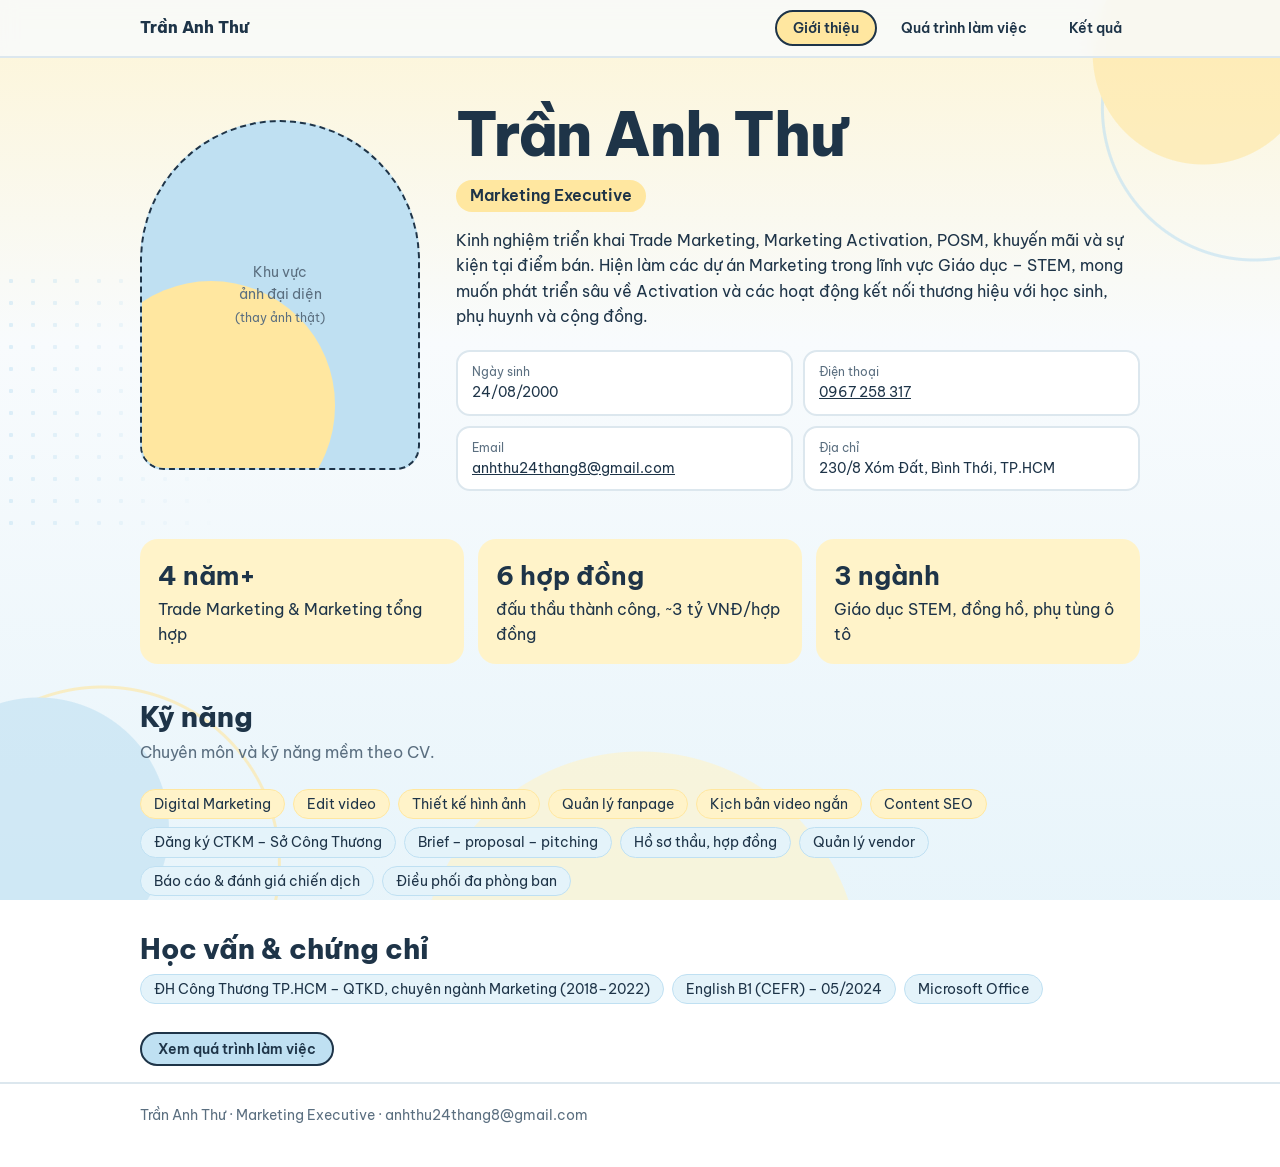
<file: Tra__n_Anh_Thu____Portfolio_Marketing_1f1f7e0e.html>
<!DOCTYPE html>
<html lang="vi">
<head>
<meta charset="utf-8">
<meta name="viewport" content="width=device-width, initial-scale=1, viewport-fit=cover">
<title>Trần Anh Thư – Portfolio Marketing</title>
<link href="https://fonts.googleapis.com/css2?family=Be+Vietnam+Pro:wght@400;500;600;800&display=swap" rel="stylesheet">
<style>
:root{--bg:#F8FBFD;--surf:#FFFFFF;--y:#FFE7A0;--y2:#FFF3C9;--b:#BFE0F2;--b2:#E4F3FA;--ink:#1E3448;--mute:#5B6F80;--line:#DCE7EE;--acc:#2F7FAE;color-scheme:light}
@media (prefers-color-scheme:dark){:root:not([data-theme="light"]){--bg:#17212B;--surf:#1F2C38;--y:#6B5A22;--y2:#2D2B1D;--b:#2F5A73;--b2:#1D3140;--ink:#F3EFDD;--mute:#A9B7C3;--line:#37485A;--acc:#8CCBEA;color-scheme:dark}}
:root[data-theme="dark"]{--bg:#17212B;--surf:#1F2C38;--y:#6B5A22;--y2:#2D2B1D;--b:#2F5A73;--b2:#1D3140;--ink:#F3EFDD;--mute:#A9B7C3;--line:#37485A;--acc:#8CCBEA;color-scheme:dark}
*{box-sizing:border-box}
:root{padding-top:env(safe-area-inset-top,0px);padding-bottom:env(safe-area-inset-bottom,0px)}
html{scroll-padding-top:env(safe-area-inset-top,0px)}
body{margin:0;background:linear-gradient(180deg,color-mix(in srgb,var(--y2) 75%,var(--bg)) 0%,var(--bg) 38%,color-mix(in srgb,var(--b2) 80%,var(--bg)) 100%) fixed;color:var(--ink);font:400 16px/1.6 "Be Vietnam Pro",system-ui,sans-serif}
a{color:inherit}
.wrap{max-width:1040px;margin:0 auto;padding:0 20px}
body::before{content:"";position:fixed;inset:0;z-index:-1;pointer-events:none;opacity:.6;background:radial-gradient(circle at 94% 6%,var(--y) 0 110px,transparent 111px),radial-gradient(circle at 98% 12%,transparent 0 150px,var(--b) 151px 153px,transparent 154px),radial-gradient(circle at 3% 92%,var(--b) 0 130px,transparent 131px),radial-gradient(circle at 8% 96%,transparent 0 175px,var(--y) 176px 178px,transparent 179px),radial-gradient(circle at 50% 108%,var(--y2) 0 220px,transparent 221px)}
body::after{content:"";position:fixed;left:0;top:30%;width:220px;height:260px;z-index:-1;pointer-events:none;opacity:.5;background:radial-gradient(var(--b) 2px,transparent 2.4px) 0 0/22px 22px;-webkit-mask:linear-gradient(90deg,#000,transparent);mask:linear-gradient(90deg,#000,transparent)}
nav{position:sticky;top:env(safe-area-inset-top,0px);z-index:5;background:color-mix(in srgb,var(--bg) 82%,transparent);-webkit-backdrop-filter:blur(8px);backdrop-filter:blur(8px);border-bottom:2px solid var(--line)}
nav .wrap{display:flex;gap:6px;align-items:center;padding-top:10px;padding-bottom:10px;overflow-x:auto}
nav b{margin-right:auto;font-weight:800;white-space:nowrap}
nav button{font:600 14px "Be Vietnam Pro",sans-serif;color:var(--ink);background:transparent;border:2px solid transparent;border-radius:99px;padding:7px 16px;cursor:pointer;white-space:nowrap}
nav button[aria-selected=true]{background:var(--y);border-color:var(--ink)}
button:focus-visible,a:focus-visible{outline:3px solid var(--acc);outline-offset:2px}
section[hidden]{display:none}
h1,h2,h3{margin:0;line-height:1.2}
h2{font-size:28px;font-weight:800;margin:36px 0 6px}
.lead{color:var(--mute);margin:0 0 24px;max-width:60ch}
/* 1 */
.hero{display:grid;grid-template-columns:280px 1fr;gap:36px;padding:40px 0 20px;align-items:center}
.photo{aspect-ratio:4/5;border-radius:140px 140px 24px 24px;background:var(--b);border:2px dashed var(--ink);display:grid;place-items:center;text-align:center;color:var(--mute);font-size:14px;position:relative;overflow:hidden}
.photo::before{content:"";position:absolute;left:-20%;bottom:-18%;width:90%;aspect-ratio:1;border-radius:50%;background:var(--y)}
.photo span{position:relative}
.hero h1{font-size:clamp(36px,6vw,60px);font-weight:800;letter-spacing:-.02em}
.role{display:inline-block;margin:10px 0 16px;background:var(--y);padding:3px 14px;border-radius:99px;font-weight:600}
.sum{max-width:62ch;margin:0 0 20px}
.contact{display:grid;grid-template-columns:repeat(2,1fr);gap:10px}
.contact div{background:var(--surf);border:2px solid var(--line);border-radius:14px;padding:10px 14px;font-size:14px;overflow-wrap:anywhere}
.contact small{display:block;color:var(--mute);font-size:12px}
.chips{display:flex;flex-wrap:wrap;gap:8px;margin-top:8px}
.chip{background:var(--b2);border:1.5px solid var(--b);border-radius:99px;padding:3px 13px;font-size:14px}
.chip.y{background:var(--y2);border-color:var(--y)}
.facts{display:grid;grid-template-columns:repeat(3,1fr);gap:14px;margin-top:28px}
.facts div{background:var(--y2);border-radius:18px;padding:16px 18px}
.facts b{display:block;font-size:26px}
/* 2 */
.tl{position:relative;margin:10px 0 40px;padding-left:30px;border-left:3px solid var(--b)}
.job{position:relative;background:var(--surf);border:2px solid var(--line);border-radius:20px;padding:20px 22px;margin-bottom:22px}
.job::before{content:"";position:absolute;left:-41px;top:26px;width:16px;height:16px;border-radius:50%;background:var(--y);border:3px solid var(--ink)}
.job header{display:flex;flex-wrap:wrap;justify-content:space-between;gap:6px 16px;margin-bottom:6px}
.job h3{font-size:19px}
.date{background:var(--y);border-radius:99px;padding:2px 12px;font-size:14px;font-weight:600;white-space:nowrap}
.co{font:600 16px "Be Vietnam Pro",sans-serif;color:var(--acc);background:none;border:0;padding:0;cursor:pointer;text-decoration:underline;text-underline-offset:4px;text-align:left}
.job ul{margin:12px 0 14px;padding-left:20px}
.job li{margin-bottom:4px}
.go{display:inline-block;font:600 14px "Be Vietnam Pro",sans-serif;background:var(--b);border:2px solid var(--ink);color:var(--ink);border-radius:99px;padding:6px 16px;cursor:pointer}
.more{background:var(--b2);border-radius:20px;padding:18px 22px;margin-bottom:40px}
/* 3 */
.filters{display:flex;flex-wrap:wrap;gap:8px;margin-bottom:22px}
.filters button{font:600 14px "Be Vietnam Pro",sans-serif;color:var(--ink);background:var(--surf);border:2px solid var(--line);border-radius:99px;padding:6px 16px;cursor:pointer}
.filters button[aria-pressed=true]{background:var(--b);border-color:var(--ink)}
.grid{display:grid;grid-template-columns:repeat(auto-fill,minmax(230px,1fr));gap:16px;margin-bottom:48px}
.card{background:var(--surf);border:2px solid var(--line);border-radius:18px;overflow:hidden;display:flex;flex-direction:column}
.card[hidden]{display:none}
.thumb{aspect-ratio:16/10;display:grid;place-items:center;font-weight:800;font-size:15px;background:var(--b2);border-bottom:2px solid var(--line)}
.card[data-t=video] .thumb{background:var(--y)}
.card[data-t=hinh] .thumb{background:var(--y2)}
.card[data-t=link] .thumb{background:var(--b)}
.card div.body{padding:14px 16px 16px}
.card h3{font-size:16px;margin-bottom:4px}
.card p{margin:0;color:var(--mute);font-size:14px}
.note{border:2px dashed var(--line);border-radius:14px;padding:12px 16px;color:var(--mute);font-size:14px;margin-bottom:20px}
.cf{position:relative;margin:8px 0 56px;border:2px solid var(--ink);border-radius:28px;overflow:hidden;background:linear-gradient(120deg,var(--y) 0%,var(--y2) 45%,var(--b2) 100%);padding:30px 28px}
.cf::after{content:"";position:absolute;right:-50px;bottom:-60px;width:200px;height:200px;border-radius:50%;background:var(--b);opacity:.7}
.cf h2{margin:0 0 4px}.cf p{margin:0 0 20px;max-width:56ch;position:relative}
.cl{position:relative;z-index:1;display:grid;grid-template-columns:repeat(auto-fit,minmax(170px,1fr));gap:12px}
.cl a{display:block;text-decoration:none;background:var(--surf);border:2px solid var(--ink);border-radius:16px;padding:12px 16px;font-weight:600}
.cl a small{display:block;font-weight:400;color:var(--mute);font-size:13px;overflow-wrap:anywhere}
.cl a:hover{background:var(--b)}
footer{border-top:2px solid var(--line);padding:20px 0 40px;color:var(--mute);font-size:14px}
@media(max-width:720px){.hero{grid-template-columns:1fr}.photo{max-width:240px}.contact,.facts{grid-template-columns:1fr}}
@media(prefers-reduced-motion:no-preference){section{animation:in .25s ease}@keyframes in{from{opacity:0}to{opacity:1}}}
</style>
</head>
<body>
<nav><div class="wrap" role="tablist">
<b>Trần Anh Thư</b>
<button role="tab" id="t-gt" aria-selected="true" data-tab="gioi-thieu">Giới thiệu</button>
<button role="tab" id="t-qt" aria-selected="false" data-tab="qua-trinh">Quá trình làm việc</button>
<button role="tab" id="t-kq" aria-selected="false" data-tab="ket-qua">Kết quả</button>
</div></nav>

<main class="wrap">
<!-- PHẦN 1 -->
<section id="gioi-thieu">
<div class="hero">
<div class="photo"><span>Khu vực<br>ảnh đại diện<br><small>(thay ảnh thật)</small></span></div>
<div>
<h1>Trần Anh Thư</h1>
<div class="role">Marketing Executive</div>
<p class="sum">Kinh nghiệm triển khai Trade Marketing, Marketing Activation, POSM, khuyến mãi và sự kiện tại điểm bán. Hiện làm các dự án Marketing trong lĩnh vực Giáo dục – STEM, mong muốn phát triển sâu về Activation và các hoạt động kết nối thương hiệu với học sinh, phụ huynh và cộng đồng.</p>
<div class="contact">
<div><small>Ngày sinh</small>24/08/2000</div>
<div><small>Điện thoại</small><a href="tel:0967258317">0967 258 317</a></div>
<div><small>Email</small><a href="mailto:anhthu24thang8@gmail.com">anhthu24thang8@gmail.com</a></div>
<div><small>Địa chỉ</small>230/8 Xóm Đất, Bình Thới, TP.HCM</div>
</div>
</div></div>
<div class="facts">
<div><b>4 năm+</b>Trade Marketing & Marketing tổng hợp</div>
<div><b>6 hợp đồng</b>đấu thầu thành công, ~3 tỷ VNĐ/hợp đồng</div>
<div><b>3 ngành</b>Giáo dục STEM, đồng hồ, phụ tùng ô tô</div>
</div>
<h2>Kỹ năng</h2>
<p class="lead">Chuyên môn và kỹ năng mềm theo CV.</p>
<div class="chips">
<span class="chip y">Digital Marketing</span><span class="chip y">Edit video</span><span class="chip y">Thiết kế hình ảnh</span><span class="chip y">Quản lý fanpage</span><span class="chip y">Kịch bản video ngắn</span><span class="chip y">Content SEO</span>
<span class="chip">Đăng ký CTKM – Sở Công Thương</span><span class="chip">Brief – proposal – pitching</span><span class="chip">Hồ sơ thầu, hợp đồng</span><span class="chip">Quản lý vendor</span><span class="chip">Báo cáo & đánh giá chiến dịch</span><span class="chip">Điều phối đa phòng ban</span>
</div>
<h2>Học vấn & chứng chỉ</h2>
<div class="chips"><span class="chip">ĐH Công Thương TP.HCM – QTKD, chuyên ngành Marketing (2018–2022)</span><span class="chip">English B1 (CEFR) – 05/2024</span><span class="chip">Microsoft Office</span></div>
<p style="margin-top:28px"><button class="go" data-tab="qua-trinh">Xem quá trình làm việc</button></p>
</section>

<!-- PHẦN 2 -->
<section id="qua-trinh" hidden>
<h2>Quá trình làm việc</h2>
<p class="lead">Bấm tên công ty hoặc nút “Xem kết quả” để mở đúng kết quả của vị trí đó.</p>
<div class="tl">
<article class="job">
<header><div><h3>Marketing Tổng Hợp – Trợ lý dự án</h3><button class="co" data-co="bizmo">Công ty CP Quản lý Đầu tư Bizmo</button></div><span class="date">08/2025 – nay</span></header>
<ul>
<li>Xây dựng và triển khai chiến lược marketing đa kênh (social, web, quảng cáo) cho khóa học, sách, học cụ.</li>
<li>Nghiên cứu từ khóa, tối ưu bài viết chuẩn SEO; tạo nội dung website, blog, fanpage.</li>
<li>Quản lý, đào tạo đội marketing; phân công content, ads, social; đánh giá KPI định kỳ.</li>
<li>Hoàn thiện hồ sơ đấu thầu: thành công 6 hợp đồng (2025 – đầu 2026), trung bình ~3 tỷ VNĐ/hợp đồng.</li>
<li>Triển khai dự án STEM tại 6 trường khu vực ĐBSCL: điều phối đơn hàng, nghiệm thu, tập huấn giáo viên.</li>
</ul>
<button class="go" data-co="bizmo">Xem kết quả</button>
</article>
<article class="job">
<header><div><h3>Leader Marketing</h3><button class="co" data-co="nhanhau">Công ty TNHH TM – DV XNK Nhân Hậu</button></div><span class="date">07/2023 – 07/2024</span></header>
<ul>
<li>Lập kế hoạch, triển khai Trade Marketing, Promotion, Activation tại hệ thống cửa hàng.</li>
<li>Phân tích dữ liệu Sales và hành vi khách hàng để đề xuất chương trình theo nhóm khách.</li>
<li>Điều phối sự kiện, activation tại cửa hàng/TTTM và POP-UP; phối hợp POSM tại điểm bán.</li>
<li>Theo dõi, đánh giá hiệu quả và lập báo cáo đề xuất tối ưu.</li>
</ul>
<button class="go" data-co="nhanhau">Xem kết quả</button>
</article>
<article class="job">
<header><div><h3>Nhân viên Trade Marketing</h3><button class="co" data-co="anhkhue">Công ty CP Anh Khuê Watch</button></div><span class="date">04/2022 – 07/2024</span></header>
<ul>
<li>Lập kế hoạch khuyến mãi, activation, POP-UP; thiết kế, sản xuất, quản lý POSM.</li>
<li>Đăng ký/thông báo chương trình khuyến mãi với cơ quan quản lý.</li>
<li>Tổ chức sự kiện tri ân khách hàng, lễ kỷ niệm tại TTTM/cửa hàng; báo cáo sau chiến dịch.</li>
</ul>
<button class="go" data-co="anhkhue">Xem kết quả</button>
</article>
</div>
<div class="more"><b>Ngành đã làm:</b> Giáo dục – STEM · Đồng hồ Casio · Phụ kiện, phụ tùng ô tô · Nâng cấp ô tô</div>
</section>

<!-- PHẦN 3 -->
<section id="ket-qua" hidden>
<h2>Kết quả mang lại</h2>
<p class="lead">Báo cáo, video, hình ảnh và bài viết. Có thể mở trực tiếp từ tab này, không cần qua phần 2.</p>
<div class="filters" role="group" aria-label="Lọc theo công ty">
<button data-f="all" aria-pressed="true">Tất cả</button>
<button data-f="bizmo" aria-pressed="false">Bizmo</button>
<button data-f="nhanhau" aria-pressed="false">Nhân Hậu</button>
<button data-f="anhkhue" aria-pressed="false">Anh Khuê Watch</button>
</div>
<div class="note">Các thẻ dưới đây là bố cục mẫu. Khi duyệt xong, thay bằng file PDF, video, ảnh và link thật.</div>
<div class="grid">
<a class="card" href="#" data-co="bizmo" data-t="bao-cao"><div class="thumb">Báo cáo</div><div class="body"><h3>Hồ sơ đấu thầu & nghiệm thu dự án STEM</h3><p>Bizmo · PDF</p></div></a>
<a class="card" href="#" data-co="bizmo" data-t="hinh"><div class="thumb">Hình ảnh</div><div class="body"><h3>Triển khai tại 6 trường ĐBSCL</h3><p>Bizmo · Album ảnh</p></div></a>
<a class="card" href="#" data-co="bizmo" data-t="link"><div class="thumb">Bài viết</div><div class="body"><h3>Bài SEO trên website / blog</h3><p>Bizmo · Link bài viết</p></div></a>
<a class="card" href="#" data-co="bizmo" data-t="video"><div class="thumb">Video</div><div class="body"><h3>Video ngắn Reel / TikTok</h3><p>Bizmo · Video</p></div></a>
<a class="card" href="#" data-co="nhanhau" data-t="bao-cao"><div class="thumb">Báo cáo</div><div class="body"><h3>Báo cáo hiệu quả chương trình khuyến mãi</h3><p>Nhân Hậu · PDF</p></div></a>
<a class="card" href="#" data-co="nhanhau" data-t="hinh"><div class="thumb">Hình ảnh</div><div class="body"><h3>Activation & POP-UP tại TTTM</h3><p>Nhân Hậu · Album ảnh</p></div></a>
<a class="card" href="#" data-co="anhkhue" data-t="hinh"><div class="thumb">Hình ảnh</div><div class="body"><h3>Thiết kế POSM tại điểm bán</h3><p>Anh Khuê · Album ảnh</p></div></a>
<a class="card" href="#" data-co="anhkhue" data-t="video"><div class="thumb">Video</div><div class="body"><h3>Sự kiện tri ân khách hàng</h3><p>Anh Khuê · Video</p></div></a>
<a class="card" href="#" data-co="anhkhue" data-t="bao-cao"><div class="thumb">Báo cáo</div><div class="body"><h3>Báo cáo đánh giá sau chiến dịch</h3><p>Anh Khuê · PDF</p></div></a>
</div>
<div class="cf" id="lien-he">
<h2>Liên hệ với mình</h2>
<p>Nhắn mình qua kênh nào tiện nhất, mình sẽ phản hồi sớm.</p>
<div class="cl">
<a href="#" target="_blank" rel="noopener">Facebook<small>Thêm link trang cá nhân</small></a>
<a href="#" target="_blank" rel="noopener">TikTok<small>Thêm link kênh TikTok</small></a>
<a href="https://zalo.me/0967258317" target="_blank" rel="noopener">Zalo<small>0967 258 317</small></a>
<a href="mailto:anhthu24thang8@gmail.com">Email<small>anhthu24thang8@gmail.com</small></a>
<a href="tel:0967258317">Điện thoại<small>0967 258 317</small></a>
</div>
</div>
</section>
</main>
<footer><div class="wrap">Trần Anh Thư · Marketing Executive · anhthu24thang8@gmail.com</div></footer>

<script>
(function(){
var tabs={'gioi-thieu':'t-gt','qua-trinh':'t-qt','ket-qua':'t-kq'};
function show(id){
  Object.keys(tabs).forEach(function(k){
    document.getElementById(k).hidden=(k!==id);
    document.getElementById(tabs[k]).setAttribute('aria-selected',k===id);
  });
  window.scrollTo(0,0);
}
function filter(f){
  document.querySelectorAll('.filters button').forEach(function(b){b.setAttribute('aria-pressed',b.dataset.f===f)});
  document.querySelectorAll('.card').forEach(function(c){c.hidden=(f!=='all'&&c.dataset.co!==f)});
}
document.addEventListener('click',function(e){
  var el=e.target.closest('[data-tab],[data-co],[data-f],.card');
  if(!el)return;
  if(el.classList.contains('card')){e.preventDefault();return}
  if(el.dataset.f){filter(el.dataset.f);return}
  if(el.dataset.co){filter(el.dataset.co);show('ket-qua');return}
  if(el.dataset.tab){show(el.dataset.tab)}
});
var h=(location.hash||'').slice(1);
if(tabs[h])show(h);
})();
</script>
</body>
</html>
</file>
